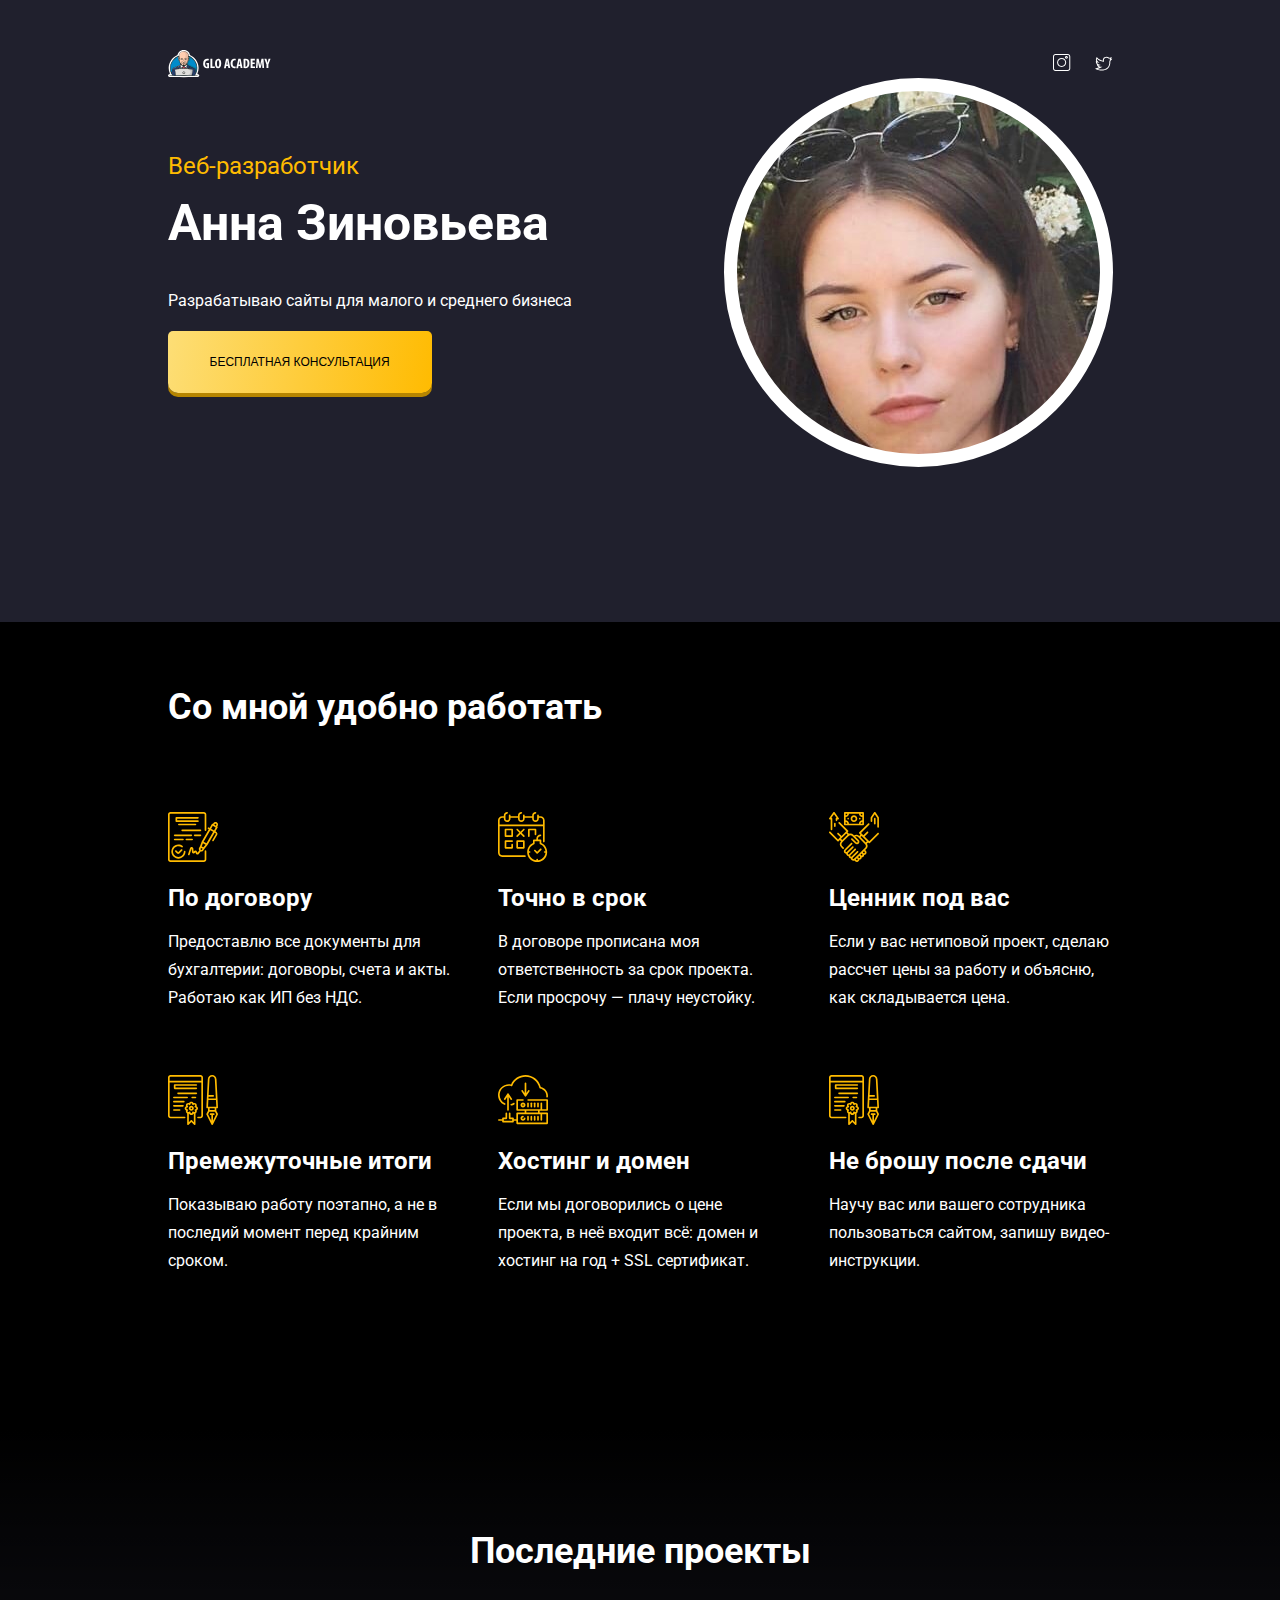
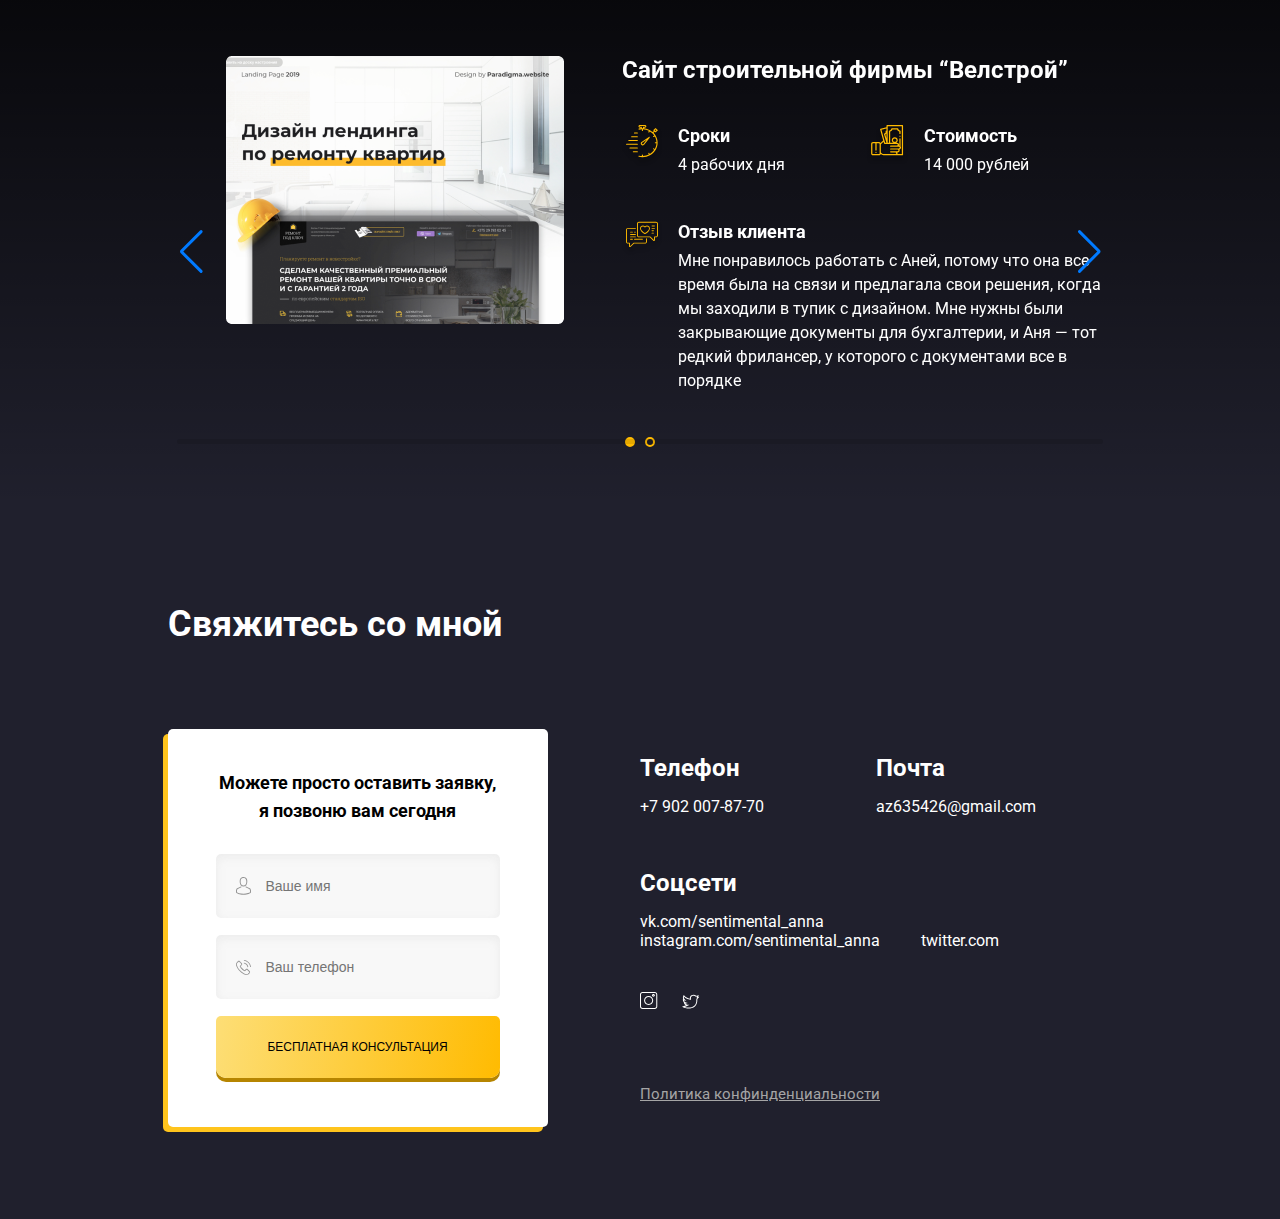
<file: index.html>
<!DOCTYPE html>
<html lang="ru">

<head>
  <meta charset="UTF-8" />
  </meta>
  <meta name="viewport" content="width=device-width, initial-scale=1.0" />
  </meta>
  <meta http-equiv="X-UA-Compatible" content="ie=edge" />
  </meta>
  <title>Анна Зиновьева-веб-разработчик</title>
  <link rel="stylesheet" href="https://fonts.googleapis.com/css?family=Roboto:400,700&display=swap&cyrillic" />
  </link>
  <link rel="stylesheet" href="css/animate.min.css">
  <link rel="stylesheet" href="css/swiper-bundle.min.css">
  <link rel="stylesheet" href="css/style.css">


</head>

<body>
  <header class="hero">
    <div class="container">
      <div class="hero-header">
        <img src="img/logo.svg" alt="Glo Academy" class="logo">
        <div class="social-liks">
          <a href="https://vk.com/away.php?to=https%3A%2F%2Finstagram.com%2Fsentimental_anna%3Figshid%3Djiawn5vi1vb9&cc_key="
            class="social-link"><img src="img/social/instagram.svg" alt="instagram" /></a>
          <a href="" class="social-link"><img src="img/social/twitter.svg" alt="twitter" /></a>
        </div>
        <!-- /.social-liks -->
      </div>
      <!-- /.hero-header -->
      <div class="hero-content">
        <div class="hero-text">
          <span class="hero-subtitle wow animated fadeInLeft slow">Веб-разработчик</span>
          <h1 class="hero-title">Анна Зиновьева</h1>
          <p class="hero-des">Разрабатываю сайты для малого и среднего бизнеса</p>
          <button class="button hero-button">Бесплатная консультация</button>
        </div>
        <!-- /.hero-text -->
        <div class="hero-avatar">

        </div>
        <!-- /.hero-avatar -->
      </div>
      <!-- /.hero-content -->
    </div>
    <!-- /.container -->
  </header>

  <main>
    <section class="features section">
      <div class="container">
        <h2 class="section-title">Со мной удобно работать</h2>
        <div class="features-block">
          <div class="features-item">
            <img src="img/features/offer-img.svg" alt="По договору" class="features-image">
            <h3 class="features-title">По договору</h3>
            <p class="features-text">Предоставлю все документы для бухгалтерии: договоры, счета и акты. Работаю как ИП
              без НДС.</p>
          </div>
          <div class="features-item">
            <img src="img/features/deadline-img.svg" alt="Точно в срок" class="features-image">
            <h3 class="features-title">Точно в срок</h3>
            <p class="features-text">В договоре прописана моя ответственность за срок проекта. Если просрочу — плачу
              неустойку.</p>
          </div>
          <div class="features-item">
            <img src="img/features/agreement-img.svg" alt="Ценник под вас" class="features-image">
            <h3 class="features-title">Ценник под вас</h3>
            <p class="features-text">Если у вас нетиповой проект, сделаю рассчет цены за работу и объясню, как
              складывается цена.</p>
          </div>
          <div class="features-item">
            <img src="img/features/steps-img.svg" alt="Премежуточные итоги" class="features-image">
            <h3 class="features-title">Премежуточные итоги</h3>
            <p class="features-text">Показываю работу поэтапно, а не в последий момент перед крайним сроком.</p>
          </div>
          <div class="features-item">
            <img src="img/features/storage-img.svg" alt="Хостинг и домен" class="features-image">
            <h3 class="features-title">Хостинг и домен</h3>
            <p class="features-text">Если мы договорились о цене проекта, в неё входит всё: домен и хостинг на год + SSL
              сертификат.</p>
          </div>
          <div class="features-item">
            <img src="img/features/steps-img.svg" alt="Не брошу после сдачи" class="features-image">
            <h3 class="features-title">Не брошу после сдачи</h3>
            <p class="features-text">Научу вас или вашего сотрудника пользоваться сайтом, запишу видео-инструкции.</p>
          </div>

        </div>
        <!-- /.feachers-block -->

      </div>
      <!-- /.container -->
    </section>
    <!-- /.feachers -->
    <section class="section projects">
      <div class="container">

      
      <h2 class="section-titles">
        <p align="center">Последние проекты</p>
      </h2>





      <!-- Slider main container -->
      <div class="swiper-container projects-slider">
        <!-- Additional required wrapper -->
        <div class="swiper-wrapper">
          <!-- Slides -->
          <div class="swiper-slide project-slide">
            <img src="img/заказы/project-img.png" alt="Сайт строительной фирмы “Велстрой”" class="project-image">
            <div class="project-text">
              <h3 class="project-title">Сайт строительной фирмы “Велстрой”</h3>
              <div class="project-time">
                <img src="img/заказы/time-icon.svg" alt="Срок" class="progect-icon">
                <div class="project-description">
                  <h4 class="project-subtitle">Сроки</h4>
                  <p class="project-paragraph">4 рабочих дня</p>
                </div>
              </div>
              <!-- /.project-time -->
              <div class="project-cost">
                <img src="img/заказы/cost-icon.svg" alt="Стоимость" class="progect-icon">
                <div class="project-description">
                  <h4 class="project-subtitle">Стоимость</h4>
                  <p class="project-paragraph">14 000 рублей</p>
                </div>
              </div>
              <!-- /.project-cost -->
              <div class="project-feedback">
                <img src="img/заказы/feedback-icon.svg" alt="Отзыв клиента" class="progect-icon">
                <div class="project-description">
                  <h4 class="project-subtitle">Отзыв клиента</h4>
                  <p class="project-paragraph">Мне понравилось работать с Аней, потому что она все время была на связи и
                    предлагала свои решения, когда мы заходили в
                    тупик с дизайном. Мне нужны были закрывающие документы для бухгалтерии, и Аня — тот редкий
                    фрилансер,
                    у которого с
                    документами все в порядке</p>
                </div>
              </div>
              <!-- /.project-feedback -->
            </div>
            <!-- /.project-text -->
          </div>

          <div class="swiper-slide project-slide"><img src="img/заказы/project-img.png"
              alt="Сайт строительной фирмы “Велстрой”" class="project-image">
            <div class="project-text">
              <h3 class="project-title">Интернет-магазин</h3>
              <div class="project-time">
                <img src="/img/заказы/time-icon.svg" alt="Срок" class="progect-icon">
                <div class="project-description">
                  <h4 class="project-subtitle">Сроки</h4>
                  <p class="project-paragraph">4 рабочих дня</p>
                </div>
              </div>
              <!-- /.project-time -->
              <div class="project-cost">
                <img src="/img/заказы/cost-icon.svg" alt="Стоимость" class="progect-icon">
                <div class="project-description">
                  <h4 class="project-subtitle">Стоимость</h4>
                  <p class="project-paragraph">14 000 рублей</p>
                </div>
              </div>
              <!-- /.project-cost -->
              <div class="project-feedback">
                <img src="/img/заказы/feedback-icon.svg" alt="Отзыв клиента" class="progect-icon">
                <div class="project-description">
                  <h4 class="project-subtitle">Отзыв клиента</h4>
                  <p class="project-paragraph">Мне понравилось работать с Аней, потому что она все время была на связи и
                    предлагала свои решения, когда мы заходили в
                    тупик с дизайном. Мне нужны были закрывающие документы для бухгалтерии, и Аня — тот редкий
                    фрилансер,
                    у которого с
                    документами все в порядке</p>
                </div>
              </div>
              <!-- /.project-feedback -->
            </div>
            <!-- /.project-text -->
          </div>


          ...
        </div>
        <!-- If we need pagination -->
        <div class="projects-pagination"></div>

        <!-- If we need navigation buttons -->
        <div class="swiper-button-prev"></div>
        <div class="swiper-button-next"></div>

        <!-- If we need scrollbar -->
        <div class="swiper-scrollbar"></div>
      </div>



      </div>

    </section>
  </main>


  <footer class="section">
    <div class="container">
      <h2 class="section-title">Свяжитесь со мной</h2>
      <div class="contacts-block">
        <form action="#" class="contacts-form">
          <h4 class="form-title">Можете просто оставить заявку, я позвоню вам сегодня</h4>
          <input type="text" class="input input-name" placeholder="Ваше имя">
          <input type="text" class="input input-phone" placeholder="Ваш телефон">
          <button class="button form-button">Бесплатная консультация</button>
        </form>
        <!-- /.contacts-form -->
        <div class="contacts-text">
          <div class="contacts-data">
            <div class="contacts-phone">
              <h4 class="contacts-title">Телефон</h4>
              <a href="tel:+79020078770" class="contacts-link">+7 902 007-87-70</a>
            </div>
            <!-- /.contacts-phone -->
            <div class="contacts-mail" class="contacts-link">
              <h4 class="contacts-title">Почта</h4>
              <a href="mailto:az635426@gmail.com" class="contacts-link">az635426@gmail.com</a>

            </div>
            <!-- /.contacts-mail -->
            <div class="contacts-social">
              <h4 class="contacts-title">Соцсети</h4>
              <a href="https://vk.com/sentimental_anna" class="contacts-link">vk.com/sentimental_anna</a>
              <a href="https://vk.com/away.php?to=https%3A%2F%2Finstagram.com%2Fsentimental_anna%3Figshid%3Djiawn5vi1vb9&cc_key="
                class="contacts-link">instagram.com/sentimental_anna</a>
              <a href="#" class="contacts-link">twitter.com</a>
            </div>
            <!-- /.contacts-social -->
          </div>
          <!-- /.contacts-data -->
          <div class="social-liks">
            <a href="https://vk.com/away.php?to=https%3A%2F%2Finstagram.com%2Fsentimental_anna%3Figshid%3Djiawn5vi1vb9&cc_key="
              class="social-link"><img src="img/social/instagram.svg" alt="instagram" /></a>
            <a href="#" class="social-link"><img src="img/social/twitter.svg" alt="twitter" /></a>
          </div>
          <a href="#" class="contacts-policy">Политика конфинденциальности</a>
        </div>
        <!-- /.contacts-text -->
      </div>
      <!-- /.contacts-block -->
    </div>
  </footer>
  <!-- /.section -->


  <script src="\js\swiper-bundle.min.js"></script>
  <script src="\js\main.js"></script>
  <script src="js/wow.min.js"></script>
  <script src="js/main.js"></script>
  <script src="js/swiper-bundle.min.js"></script>



</body>

</html>
</file>
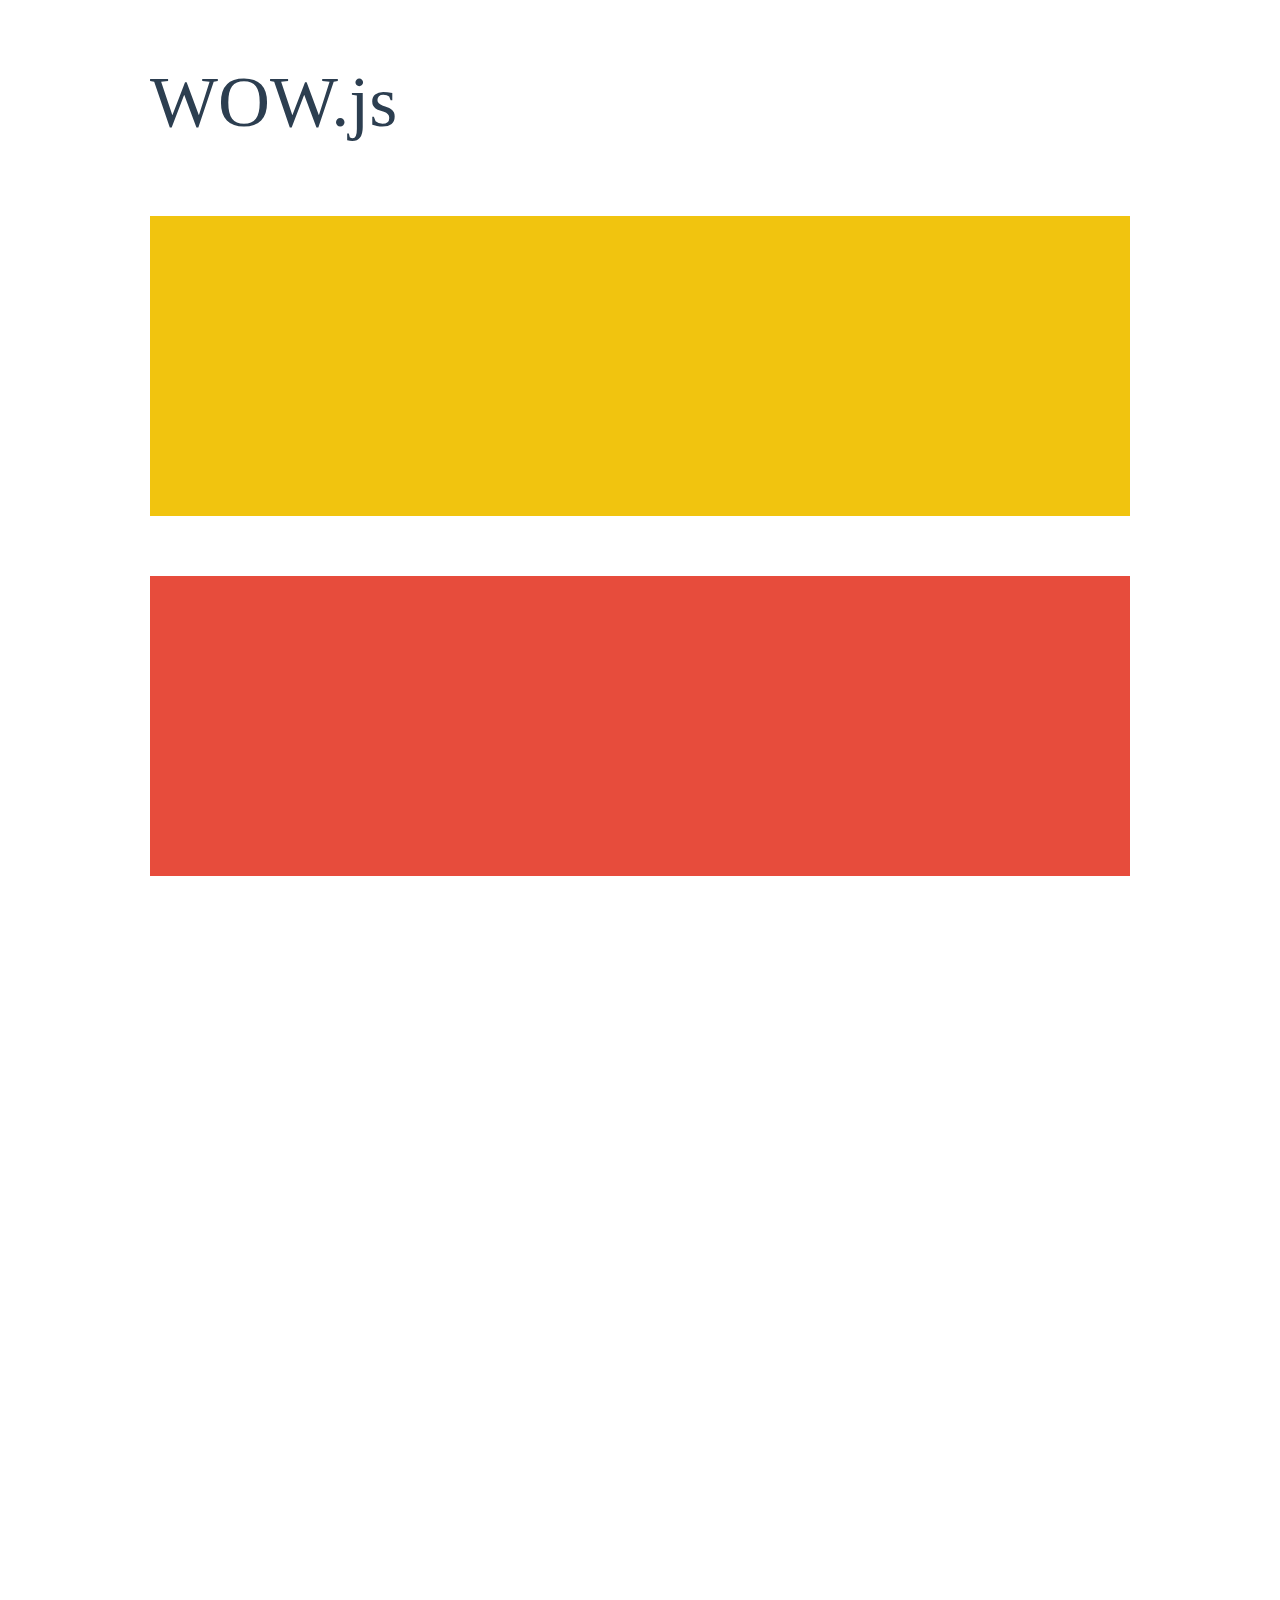
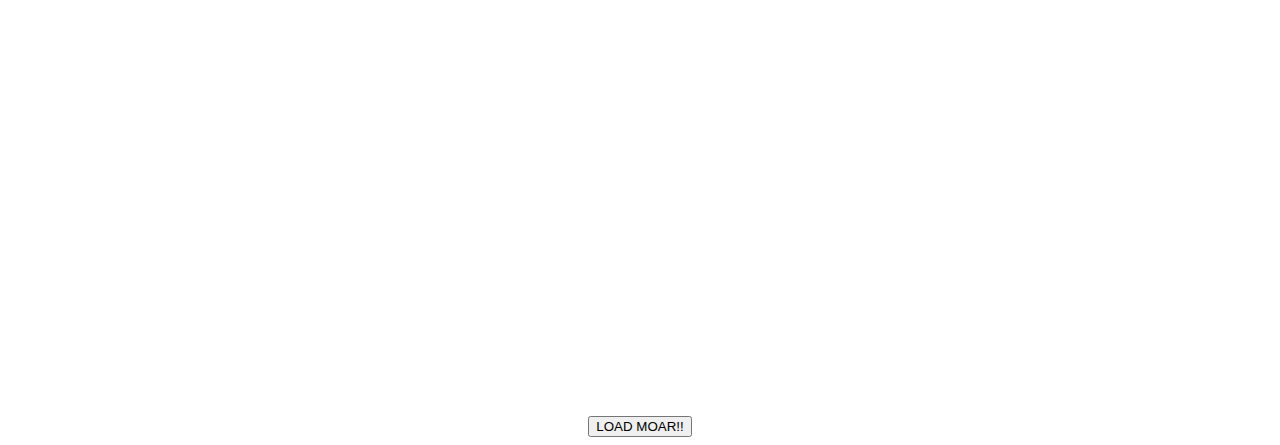
<file: WOW-master/demo.html>
<!doctype html>

<html lang="en">
<head>
  <meta charset="utf-8">
  <title>WOW</title>
  <link rel="stylesheet" href="css/libs/animate.css">
  <link rel="stylesheet" href="css/site.css">
  <style>
    .wow:first-child {
      visibility: hidden;
    }
  </style>
  <!--[if IE]>
    <script src="http://html5shiv.googlecode.com/svn/trunk/html5.js"></script>
  <![endif]-->
</head>

<body>
  <div id="container">
    <header>
      <h1>WOW.js</h1>
    </header>
    <div id="main">
      <section class="wow fadeInDown" style="background-color: #f1c40f;"></section>
      <section class="wow pulse" style="background-color: #e74c3c;" data-wow-iteration="infinite" data-wow-duration="1500ms"></section>
      <section class="section--purple wow slideInRight" data-wow-delay="2s"></section>
      <section class="section--blue wow bounceInLeft" data-wow-offset="300"></section>
      <section class="section--green wow slideInLeft" data-wow-duration="4s"></section>
      <button id="moar">LOAD MOAR!!</button>
    </div>
  </div>
  <script src="dist/wow.js"></script>
  <script>
    wow = new WOW(
      {
        animateClass: 'animated',
        offset:       100,
        callback:     function(box) {
          console.log("WOW: animating <" + box.tagName.toLowerCase() + ">")
        }
      }
    );
    wow.init();
    document.getElementById('moar').onclick = function() {
      var section = document.createElement('section');
      section.className = 'section--purple wow fadeInDown';
      this.parentNode.insertBefore(section, this);
    };
  </script>
</body>
</html>
</file>
<file: css/style.css>
* {
  box-sizing: border-box;
}
img{
  max-width: 100%;
}
body {
  background-color: #20202d;
  margin: 0;
  color: #fff;
  font-family: 'Roboto', sans-serif;
}
.container {
  width: 90%;
  max-width: 945px;
  margin: auto;
}
.section-title {
  margin: 0;
  margin-bottom: 84px;
  font-weight: bold;
font-size: 36px;
line-height: 42px;
}
.section {
  padding-top: 64px;
  padding-bottom: 92px;
}
.hero {
  padding-top: 50px;
  padding-bottom: 155px;
  background-color: Linear Gradient(0deg, #000000 0.01%, rgba(0, 0, 0, 0) 95.44%);
}
.hero-header {
  display: flex;
  justify-content: space-between;
  align-items: center;
}
.social-link {
  margin-left: 20px;
}
.social-link:first-child {
  margin-left: 0;
}
.hero-content {
  display: flex;
  justify-content: space-between;
  align-items: center;
}
.hero-subtitle {
  display: block;
  font-size: 24px;
  line-height: 28px;
  color: #FFBB01;
  margin-bottom: 14px;
}
.hero-title{ 
  font-weight: bold;
  font-size: 50px;
  line-height: 59PX;
  margin-top: 0;
}
.hero-des {
  Font-Size: 16px;
  Line-Height: 28px;
  min-width: 420px;
}
.button {
  background: linear-gradient(100deg, #FDDE76 0%, #FFBB01 100%);
  box-shadow: 0px 4px #B68500;
  border:none;
  border-radius: 5px 5px 10px 10px;
  padding: 24px 42px;
  Font-Size: 12px;
  Line-Height: 14px;
  text-transform: uppercase;
}
.hero-avatar {
  width: 389px;
  height: 389px;
  background-color: #fff;
  border-radius: 50%;
  background-image: url('../img/ava.jpg');
  background-repeat: no-repeat;
  background-position: center top -250px;
  border: 13px solid #fff;
}

/* features */

.features {
  background-color: #000000;


}
.features-block {
  display: flex;
 flex-wrap: wrap;
 justify-content: space-between;
}
.features-item {
  flex-basis: 30%;
margin-bottom: 63px;
}
.features-image {
  display: block;
  margin-bottom: 22px;
}
.features-title {
  font-weight: bold;
font-size: 24px;
line-height: 28px;
margin: 0;
margin-bottom: 16px;

}
.features-text {
  font-weight: normal;
font-size: 16px;
line-height: 28px;
margin: 0;
}


/* projects */


.projects {
  background: linear-gradient(180deg, #000000 0%, rgba(0, 0, 0, 0) 95.44%);
}
.project-slide {
  display: flex;
  align-items: flex-start;
  justify-items: space-between;
}
.project-text {
  flex-basis: 60%;
  display: flex;
  flex-wrap: wrap;
}
.project-title {
  flex-basis: 100%;
  
  font-weight: bold;
  font-size: 24px;
  line-height: 28px;
  margin: 0;
  margin-bottom: 41px;
}
.project-time, .project-cost {
  flex-basis: 50%;
  margin-bottom: 44px;
}
.project-time, .project-cost, .project-feedback {
  display: flex;
  align-items: flex-start;
}
.project-subtitle {
margin: 0;
font-weight: bold;
font-size: 18px;
line-height: 21px;
margin-bottom: 7px;
}
.project-paragraph {
  margin: 0;
  font-weight: normal;
  font-size: 16px;
  line-height: 150%;
}
.progect-icon {
  margin-right: 16px;
}
.projects-bullet {
  width: 10px;
height: 10px;
border: 2px solid #FFBB01;
border-radius: 50%;
display: inline-block;
margin-left: 5px;
margin-right: 5px;

}
.projects-bullet-active {
  background: #FFBB01;
}
.projects-pagination {
  display: flex;
  align-items: center;
  justify-content: center;
  margin-top: 44px;
}
.section-titles {
  margin: 0;
  margin-bottom: 84px;
  font-weight: bold;
font-size: 36px;
line-height: 42px;
}
.project-image {
  margin-left: 58px;
  margin-right: 58px;
}
/* contacts */

.contacts-form {
  background: #FFFFFF;
box-shadow: -5px 5px 0px #FFC41D;
border-radius: 5px;
max-width: 380px;
padding-top: 40px;
padding-left: 48px;
padding-right: 48px;
padding-bottom: 49px;
}
.form-title {
  color: #000;
  font-weight: bold;
font-size: 18px;
line-height: 28px;
text-align: center;
color: #000000;
margin: 0;
margin-bottom: 29px;
}
.input {
  background: #F8F8F8;
  border: none;
box-shadow: inset 0px 3px 10px rgba(199, 199, 199, 0.25);
border-radius: 5px;
padding: 18px 20px;
padding-left: 50px;
width: 100%;
font-size: 14px;
line-height: 28px;
}
.input-name {
  margin-bottom: 17px;
  background-image: url(/img/user-icon.svg);
  background-repeat: no-repeat;
  background-position: center left 20px;
}
.input-phone {
  margin-bottom: 17px;
  background-image: url(/img/phone-icon.svg);
  background-repeat: no-repeat;
  background-position: center left 20px;
}
.form-button {
  width: 100%;
}
.contacts-block {
  display: flex;
  align-items: center;
  justify-content: space-between;
}
.contacts-text {
  flex-basis: 50%;
}
.contacts-data {
  display: flex;
  flex-wrap: wrap;
  margin-bottom: 42px;
}
.contacts-phone {
  flex-basis: 50%;
  margin-bottom: 53px;
}
.contacts-mail {
  flex-basis: 50%;
  margin-bottom: 53px;
}
.contacts-social {
  flex-basis: 100%;
}
.contacts-title {
  font-weight: bold;
font-size: 24px;
line-height: 28px;
color: #FFFFFF;
margin: 0;
margin-bottom: 15px;
}
.contacts-link {
  text-decoration: none;
  color: inherit;
  margin-right: 37px;
}
.contacts-link:hover {
text-decoration: underline;
}
.contacts-policy {
  display: inline-block;
  font-weight: normal;
font-size: 15px;
line-height: 18px;
text-decoration-line: underline;
color: #A5A5A5;
margin-top: 72px;
}


/* responsive */
@media (max-width: 1100px) {
  .hero-avatar {
    width: 300px;
    height: 300px;
    border-width: 10px;
  }
}

@media (max-width: 836px) {
  .hero-content { 
flex-direction: column;
  }
  .hero-avatar {
    order: 0;
    width: 300px;
    height: 300px;
    border-width: 10px;
    margin-bottom: 17px;
  }
  .hero-text {
    order: 1;
    text-align: center;
  }
  .features-item {
    flex-basis: 45px;
  }
  .project-slide {
    flex-direction: column;
  }
  .project-image {
    margin-bottom: 46px;
  }
  .contacts-block {
    flex-direction: column;
    align-items: flex-start;
  }
  .contacts-form {
    margin-bottom: 58px;
  }
}
@media (max-width: 564px) {
  .hero{
    padding-bottom: 75px;
  }
  .hero-subtitle {
    font-size: 16px;
line-height: 27px;
margin-bottom: 5px;
  }
  .hero-avatar {
    width: 113px;
    height: 113px;
    background-origin: 4px;
    background-position: center top;
  
  }
  .hero-header {
    margin-bottom: 38px;
  }
  .social-link {
    margin-left: 5px;
  }
  .hero-title {
    font-size: 24px;
line-height: 28px;
  }
  .hero-des {
    font-size: 14px;
line-height: 140%;
  }
  .section {
    padding: 60px 0;
  }
  .section-title {
    font-size: 19px;
    line-height: 22px;
    margin-bottom: 60px;
  }
  .features-item {
    flex-basis: 100%;
    margin-bottom: 30px;
  }
  .features-title {
    font-size: 18px;
    line-height: 28px;
  }
  .features-text {
    font-size: 14px;
line-height: 28px;
  }
  .project-title {
    font-size: 18px;
line-height: 150%;
  }
  .project-time, .project-cost, .project-feedback {
    flex-basis: 100%;
    margin-bottom: 30px;
  }
  .project-paragraph {
    font-size: 14px;
  }
  .contacts-form {
    padding: 40px 19px;
  }
  .form-title {
    font-size: 15px;
line-height: 140%;
  }
  .form-button {
    font-size: 10px;

  }
  .contacts-phone, .contacts-mail {
    flex-basis: 100%;
    margin-bottom: 30px;
  }
  .contacts-title {
    font-size: 18px;
line-height: 21px;
  }
  .contacts-link {
    font-size: 14px;
line-height: 16px;
display: block;
margin-bottom: 13px;
  }
}
</file>
<file: WOW-master/css/site.css>
h1 {
  font-size:     72px;
  line-height:   1.5;
  color: #2c3e50;
  font-weight:   100;
}

#container {
  width:  980px;
  margin: 0 auto;
}

section {
  height: 300px;
  margin: 60px 0;
}

.section--purple {
  background-color: #9b59b6;
}

.section--blue {
  background-color: #3498db;
}

.section--green {
  background-color: #2ecc71;
}

#main {
  text-align: center;
}

#more {
  margin: 20px auto 48px;
}
</file>
